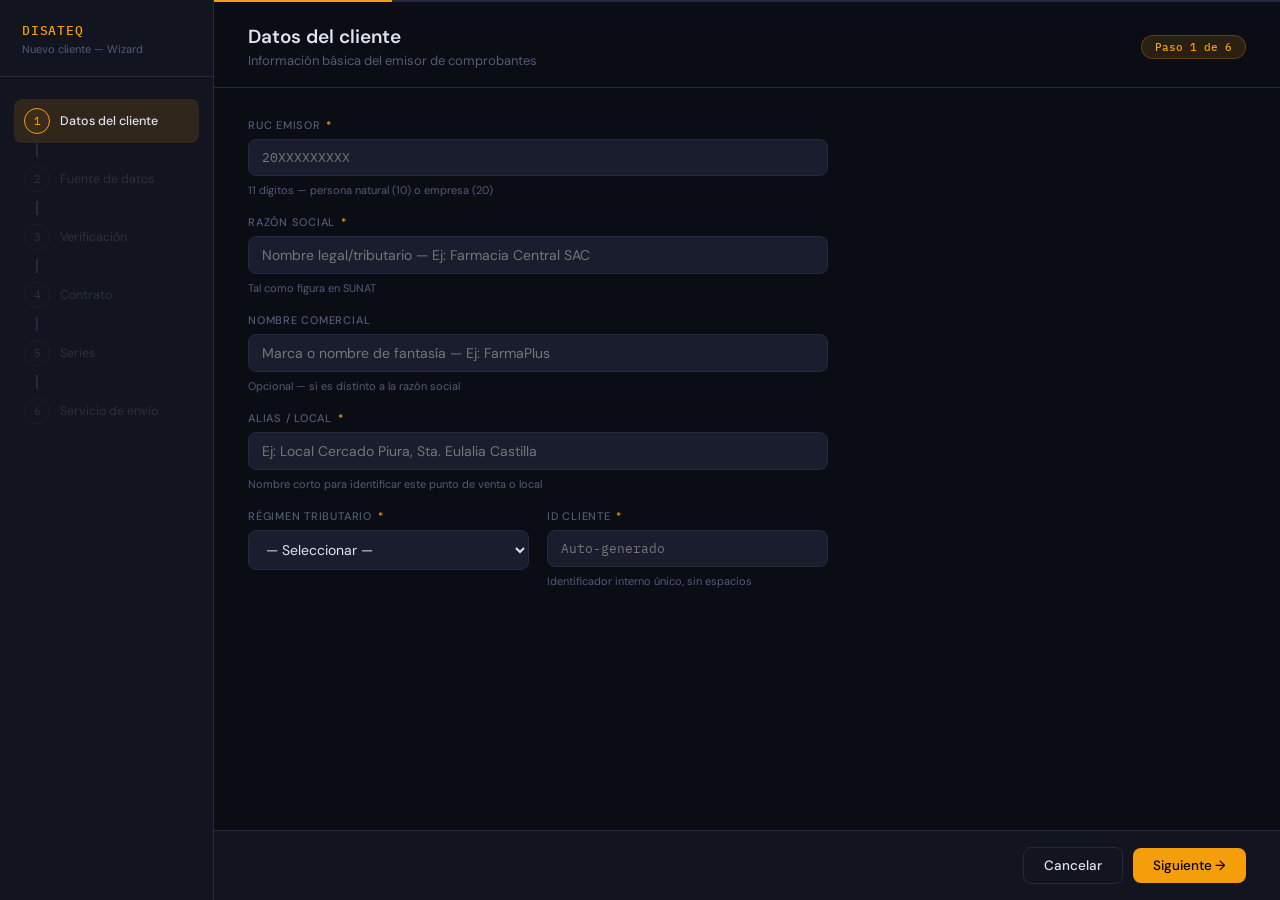
<file: src/ui/frontend/wizard.html>
﻿<!DOCTYPE html>
<html lang="es">
<head>
<meta charset="UTF-8">
<meta name="viewport" content="width=device-width, initial-scale=1.0">
<title>DisateQ — Configurar Cliente</title>
<style>
@import url('https://fonts.googleapis.com/css2?family=DM+Sans:ital,opsz,wght@0,9..40,300;0,9..40,400;0,9..40,500;0,9..40,600&family=IBM+Plex+Mono:wght@400;500&display=swap');

:root {
  --bg:          #0b0d14;
  --surface:     #12151f;
  --surface-2:   #1a1d2e;
  --border:      #242840;
  --accent:      #f59e0b;
  --accent-dim:  rgba(245,158,11,.13);
  --accent-glow: rgba(245,158,11,.06);
  --text:        #dde3f0;
  --text-muted:  #525a7a;
  --success:     #10b981;
  --error:       #ef4444;
  --mono:        'IBM Plex Mono', monospace;
  --sans:        'DM Sans', sans-serif;
}

*, *::before, *::after { margin:0; padding:0; box-sizing:border-box; }
html, body { height:100%; overflow:hidden; }

body {
  background: var(--bg);
  color: var(--text);
  font-family: var(--sans);
  display: flex;
  flex-direction: column;
}

/* ─── LAYOUT ──────────────────────────────────────────────── */
.app {
  display: flex;
  flex: 1;
  overflow: hidden;
}

/* ─── SIDEBAR ─────────────────────────────────────────────── */
.sidebar {
  width: 214px;
  min-width: 214px;
  background: var(--surface);
  border-right: 1px solid var(--border);
  display: flex;
  flex-direction: column;
}
.sidebar-brand {
  padding: 22px 22px 20px;
  border-bottom: 1px solid var(--border);
}
.brand-name {
  font-family: var(--mono);
  font-size: 13px;
  font-weight: 500;
  color: var(--accent);
  letter-spacing: .06em;
}
.brand-sub { font-size: 11px; color: var(--text-muted); margin-top: 3px; }

.steps-nav {
  flex: 1;
  padding: 22px 14px;
  display: flex;
  flex-direction: column;
}
.step-row {
  display: flex;
  align-items: center;
  gap: 10px;
  padding: 9px 10px;
  border-radius: 8px;
  cursor: pointer;
  transition: background .15s;
}
.step-row.locked  { cursor: default; opacity: .38; pointer-events: none; }
.step-row.active  { background: var(--accent-dim); }
.step-row:not(.locked):not(.active):hover { background: var(--surface-2); }

.step-bullet {
  width: 26px; height: 26px;
  border-radius: 50%;
  border: 1.5px solid var(--border);
  display: flex; align-items: center; justify-content: center;
  font-family: var(--mono);
  font-size: 11px;
  color: var(--text-muted);
  flex-shrink: 0;
  transition: all .2s;
}
.step-row.active .step-bullet { border-color: var(--accent); color: var(--accent); background: var(--accent-glow); }
.step-row.done   .step-bullet { border-color: var(--success); color: var(--success); background: rgba(16,185,129,.1); font-size: 13px; }
.step-text { font-size: 12.5px; color: var(--text-muted); line-height: 1.2; }
.step-row.active .step-text { color: var(--text); font-weight: 500; }
.step-row.done   .step-text { color: var(--text); }
.step-wire { width: 1.5px; height: 14px; background: var(--border); margin: 0 0 0 22px; }

/* ─── MAIN ────────────────────────────────────────────────── */
.main {
  flex: 1;
  display: flex;
  flex-direction: column;
  overflow: hidden;
  min-width: 0;
}
.progress-bar  { height: 2px; background: var(--border); flex-shrink: 0; }
.progress-fill { height: 100%; background: var(--accent); transition: width .45s ease; }

.main-header {
  padding: 22px 34px 18px;
  border-bottom: 1px solid var(--border);
  display: flex; align-items: center; justify-content: space-between;
  flex-shrink: 0;
}
.step-title { font-size: 19px; font-weight: 600; }
.step-desc  { font-size: 13px; color: var(--text-muted); margin-top: 3px; }
.badge {
  padding: 4px 13px; border-radius: 20px;
  font-family: var(--mono); font-size: 11px; font-weight: 500;
  background: var(--accent-dim); border: 1px solid rgba(245,158,11,.25); color: var(--accent);
}

.panel-scroll { flex: 1; overflow-y: auto; padding: 30px 34px; }
.panel-scroll::-webkit-scrollbar { width: 5px; }
.panel-scroll::-webkit-scrollbar-thumb { background: var(--border); border-radius: 3px; }

/* ─── NAV FOOTER ──────────────────────────────────────────── */
.nav-footer {
  padding: 16px 34px;
  border-top: 1px solid var(--border);
  display: flex; align-items: center; justify-content: space-between;
  background: var(--surface);
  flex-shrink: 0;
}
.nav-l, .nav-r { display: flex; gap: 10px; align-items: center; }

/* ─── FORM ────────────────────────────────────────────────── */
.fg {
  display: grid;
  grid-template-columns: 1fr 1fr;
  gap: 18px;
  max-width: 580px;
}
.fg.w1 { grid-template-columns: 1fr; }
.f { display: flex; flex-direction: column; gap: 7px; }
.f.s2 { grid-column: span 2; }
.f label {
  font-size: 11px; font-weight: 500;
  text-transform: uppercase; letter-spacing: .07em;
  color: var(--text-muted);
}
.f label .req { color: var(--accent); margin-left: 2px; }

input, select, textarea {
  background: var(--surface-2);
  border: 1.5px solid var(--border);
  border-radius: 8px;
  color: var(--text);
  font-family: var(--sans);
  font-size: 14px;
  padding: 9px 13px;
  outline: none;
  width: 100%;
  transition: border-color .15s, background .15s;
}
input:focus, select:focus { border-color: var(--accent); background: var(--surface); }
input.err, select.err { border-color: var(--error) !important; }
input:disabled { opacity: .4; cursor: not-allowed; }
.mono { font-family: var(--mono); font-size: 13px; }
select option { background: var(--surface-2); }
input[type=password] { font-family: var(--mono); letter-spacing: .12em; }
input[type=number]   { font-family: var(--mono); }
.hint { font-size: 11px; color: var(--text-muted); }
.ferr { font-size: 11px; color: var(--error); }

/* ─── BUTTONS ─────────────────────────────────────────────── */
.btn {
  padding: 9px 20px; border-radius: 8px; border: none;
  font-family: var(--sans); font-size: 13.5px; font-weight: 500;
  cursor: pointer; display: inline-flex; align-items: center; gap: 7px;
  transition: all .15s; white-space: nowrap;
}
.btn-primary  { background: var(--accent); color: #000; }
.btn-primary:hover  { background: #fbbf24; }
.btn-primary:disabled { opacity: .4; cursor: default; }
.btn-outline  { background: transparent; color: var(--text); border: 1.5px solid var(--border); }
.btn-outline:hover   { border-color: var(--accent); color: var(--accent); }
.btn-ghost    { background: transparent; color: var(--text-muted); padding: 9px 4px; }
.btn-ghost:hover    { color: var(--text); }
.btn-success  { background: var(--success); color: #000; }
.btn-success:hover  { background: #34d399; }
.btn-success:disabled { opacity: .4; cursor: default; }
.btn-sm { padding: 6px 13px; font-size: 12.5px; }

/* ─── ALERTS ──────────────────────────────────────────────── */
.al {
  padding: 11px 15px; border-radius: 8px; font-size: 13px;
  display: flex; align-items: flex-start; gap: 9px; line-height: 1.4;
}
.al-info    { background: rgba(99,102,241,.1);  border: 1px solid rgba(99,102,241,.25);  color: #a5b4fc; }
.al-success { background: rgba(16,185,129,.1);  border: 1px solid rgba(16,185,129,.25);  color: #34d399; }
.al-error   { background: rgba(239,68,68,.1);   border: 1px solid rgba(239,68,68,.25);   color: #fca5a5; }
.al-warn    { background: rgba(245,158,11,.1);  border: 1px solid rgba(245,158,11,.25);  color: #fcd34d; }

/* ─── SPINNER ─────────────────────────────────────────────── */
.spin {
  width: 17px; height: 17px;
  border: 2px solid var(--border); border-top-color: var(--accent);
  border-radius: 50%; animation: rot .65s linear infinite; flex-shrink: 0;
}
@keyframes rot { to { transform: rotate(360deg); } }

/* ─── TABLE ───────────────────────────────────────────────── */
.tbl-wrap { border: 1px solid var(--border); border-radius: 8px; overflow: auto; margin-top: 16px; max-width: 800px; }
.tbl { width: 100%; border-collapse: collapse; font-family: var(--mono); font-size: 12px; }
.tbl th { background: var(--surface-2); padding: 9px 13px; text-align: left; color: var(--accent); border-bottom: 1px solid var(--border); white-space: nowrap; }
.tbl td { padding: 8px 13px; border-bottom: 1px solid rgba(36,40,64,.5); color: var(--text); max-width: 200px; white-space: nowrap; overflow: hidden; text-overflow: ellipsis; }
.tbl tr:last-child td { border-bottom: none; }
.tbl tr:hover td { background: var(--surface-2); }

/* ─── SCORE ───────────────────────────────────────────────── */
.score-bar { display: flex; align-items: center; gap: 10px; margin-bottom: 6px; }
.score-pct { font-family: var(--mono); font-size: 22px; font-weight: 500; }
.score-pct.hi  { color: var(--success); }
.score-pct.mid { color: var(--accent); }
.score-pct.lo  { color: var(--error); }

/* ─── PRUEBA MAPEO ────────────────────────────────────────── */
.prueba-wrap { border: 1px solid var(--border); border-radius: 8px; overflow: auto; max-width: 100%; margin-top: 8px; }
.prueba-tbl  { width: 100%; border-collapse: collapse; font-size: 12px; font-family: var(--mono); }
.prueba-tbl th { background: var(--surface-2); padding: 8px 12px; text-align: left; color: var(--accent); border-bottom: 1px solid var(--border); white-space: nowrap; }
.prueba-tbl td { padding: 7px 12px; border-bottom: 1px solid rgba(36,40,64,.4); color: var(--text); white-space: nowrap; max-width: 160px; overflow: hidden; text-overflow: ellipsis; }
.prueba-tbl td.vacio { color: var(--error); font-style: italic; }
.prueba-tbl tr:last-child td { border-bottom: none; }

/* ─── CONTRATO ────────────────────────────────────────────── */
.csec { margin-bottom: 26px; }
.csec-title {
  font-size: 10.5px; text-transform: uppercase; letter-spacing: .1em;
  color: var(--accent); font-family: var(--mono);
  padding-bottom: 9px; border-bottom: 1px solid var(--border); margin-bottom: 14px;
}
.fmap { display: grid; grid-template-columns: 160px 1fr; align-items: center; gap: 10px; margin-bottom: 10px; }
.fmap-label { font-size: 13px; color: var(--text-muted); display: flex; align-items: center; gap: 6px; }
.dot { width: 5px; height: 5px; border-radius: 50%; background: var(--accent); flex-shrink: 0; }

/* ─── SERIES ──────────────────────────────────────────────── */
.series-grid { display: grid; grid-template-columns: 1fr 1fr; gap: 14px; max-width: 560px; }
.scard {
  background: var(--surface-2); border: 1.5px solid var(--border);
  border-radius: 10px; padding: 16px; transition: border-color .2s;
}
.scard.on { border-color: rgba(245,158,11,.4); }
.scard-hdr { display: flex; align-items: center; justify-content: space-between; margin-bottom: 12px; }
.scard-name { font-size: 13px; font-weight: 500; }
.scard-type { font-family: var(--mono); font-size: 10.5px; color: var(--text-muted); }
.corr-label { font-size: 10px; text-transform: uppercase; letter-spacing: .06em; color: var(--text-muted); margin-bottom: 4px; margin-top: 10px; }

.tog { position: relative; width: 38px; height: 21px; flex-shrink: 0; }
.tog input { opacity: 0; width: 0; height: 0; }
.tog-s { position: absolute; inset: 0; background: var(--border); border-radius: 11px; cursor: pointer; transition: background .2s; }
.tog-s::before {
  content: ''; position: absolute;
  width: 15px; height: 15px; left: 3px; top: 3px;
  background: var(--text-muted); border-radius: 50%; transition: transform .2s, background .2s;
}
.tog input:checked ~ .tog-s { background: var(--accent-dim); border: 1px solid var(--accent); }
.tog input:checked ~ .tog-s::before { transform: translateX(17px); background: var(--accent); }

/* ─── ENDPOINTS ───────────────────────────────────────────── */
.ep-card {
  background: var(--surface-2); border: 1.5px solid var(--border);
  border-radius: 9px; padding: 12px 14px;
  display: flex; align-items: center; gap: 10px; margin-bottom: 8px;
}
.ep-card select {
  background: var(--bg); border: 1.5px solid var(--border); border-radius: 7px;
  color: var(--text); font-family: var(--mono); font-size: 12px;
  padding: 7px 10px; outline: none; width: 190px; flex-shrink: 0;
}
.ep-card input {
  background: var(--bg); border: 1.5px solid var(--border); border-radius: 7px;
  color: var(--text); font-family: var(--mono); font-size: 12px;
  padding: 7px 10px; outline: none; flex: 1; min-width: 0; width: auto;
}
.ep-card select:focus, .ep-card input:focus { border-color: var(--accent); }
.ep-del {
  background: transparent; border: 1px solid var(--border); color: var(--text-muted);
  border-radius: 6px; cursor: pointer; padding: 5px 9px; font-size: 14px; flex-shrink: 0;
}
.ep-del:hover { border-color: var(--error); color: var(--error); }
.ep-empty { font-size: 12px; color: var(--text-muted); font-style: italic; padding: 8px 2px; }

/* ─── SUCCESS ─────────────────────────────────────────────── */
.ok-screen {
  display: flex; flex-direction: column;
  align-items: center; justify-content: center;
  height: 100%; text-align: center; gap: 14px;
}
.ok-icon {
  width: 62px; height: 62px; border-radius: 50%;
  background: rgba(16,185,129,.1); border: 2px solid var(--success);
  display: flex; align-items: center; justify-content: center; font-size: 26px;
}
.ok-title { font-size: 21px; font-weight: 600; }
.ok-sub   { font-size: 13.5px; color: var(--text-muted); max-width: 360px; line-height: 1.5; }
.id-pill  {
  font-family: var(--mono); font-size: 13px; padding: 5px 16px;
  background: var(--accent-dim); border: 1px solid rgba(245,158,11,.3);
  border-radius: 20px; color: var(--accent);
}

/* ─── UTILS ───────────────────────────────────────────────── */
.hidden  { display: none !important; }
.panel   { animation: fadeup .2s ease; }
@keyframes fadeup { from { opacity:0; transform:translateY(5px); } to { opacity:1; transform:none; } }
.row     { display: flex; align-items: center; gap: 10px; }
.col     { display: flex; flex-direction: column; gap: 10px; }
.mt8     { margin-top: 8px; }
.mt16    { margin-top: 16px; }
.mt22    { margin-top: 22px; }
</style>
</head>
<body>

<div class="app">

  <!-- ══ SIDEBAR ══════════════════════════════════════════════ -->
  <aside class="sidebar">
    <div class="sidebar-brand">
      <div class="brand-name">DISATEQ</div>
      <div class="brand-sub">Nuevo cliente — Wizard</div>
    </div>
    <nav class="steps-nav" id="stepsNav">
      <div class="step-row active" data-step="1" id="sr1"><div class="step-bullet" id="sb1">1</div><div class="step-text">Datos del cliente</div></div>
      <div class="step-wire"></div>
      <div class="step-row locked" data-step="2" id="sr2"><div class="step-bullet" id="sb2">2</div><div class="step-text">Fuente de datos</div></div>
      <div class="step-wire"></div>
      <div class="step-row locked" data-step="3" id="sr3"><div class="step-bullet" id="sb3">3</div><div class="step-text">Verificación</div></div>
      <div class="step-wire"></div>
      <div class="step-row locked" data-step="4" id="sr4"><div class="step-bullet" id="sb4">4</div><div class="step-text">Contrato</div></div>
      <div class="step-wire"></div>
      <div class="step-row locked" data-step="5" id="sr5"><div class="step-bullet" id="sb5">5</div><div class="step-text">Series</div></div>
      <div class="step-wire"></div>
      <div class="step-row locked" data-step="6" id="sr6"><div class="step-bullet" id="sb6">6</div><div class="step-text">Servicio de envío</div></div>
    </nav>
  </aside>

  <!-- ══ MAIN ═════════════════════════════════════════════════ -->
  <div class="main">
    <div class="progress-bar"><div class="progress-fill" id="progressFill" style="width:16.6%"></div></div>

    <div class="main-header" id="mainHeader">
      <div>
        <div class="step-title" id="stepTitle">Datos del cliente</div>
        <div class="step-desc"  id="stepDesc">Información básica del emisor de comprobantes</div>
      </div>
      <div class="badge" id="stepBadge">Paso 1 de 6</div>
    </div>

    <div class="panel-scroll">

      <!-- ── PASO 1 ──────────────────────────────────────────── -->
      <div class="panel" id="p1">
        <div class="fg">

          <div class="f s2">
            <label>RUC Emisor <span class="req">*</span></label>
            <input type="text" id="f_ruc" class="mono" maxlength="11" placeholder="20XXXXXXXXX" autocomplete="off">
            <div class="hint">11 dígitos — persona natural (10) o empresa (20)</div>
            <div class="ferr hidden" id="e_ruc"></div>
          </div>

          <div class="f s2">
            <label>Razón Social <span class="req">*</span></label>
            <input type="text" id="f_rs" placeholder="Nombre legal/tributario — Ej: Farmacia Central SAC" autocomplete="off">
            <div class="hint">Tal como figura en SUNAT</div>
            <div class="ferr hidden" id="e_rs"></div>
          </div>

          <div class="f s2">
            <label>Nombre Comercial</label>
            <input type="text" id="f_nc" placeholder="Marca o nombre de fantasía — Ej: FarmaPlus" autocomplete="off">
            <div class="hint">Opcional — si es distinto a la razón social</div>
          </div>

          <div class="f s2">
            <label>Alias / Local <span class="req">*</span></label>
            <input type="text" id="f_alias" placeholder="Ej: Local Cercado Piura, Sta. Eulalia Castilla" autocomplete="off">
            <div class="hint">Nombre corto para identificar este punto de venta o local</div>
            <div class="ferr hidden" id="e_alias"></div>
          </div>

          <div class="f">
            <label>Régimen Tributario <span class="req">*</span></label>
            <select id="f_reg">
              <option value="">— Seleccionar —</option>
              <option value="NRUS">NRUS — Nuevo RUS</option>
              <option value="RER">RER — Régimen Especial</option>
              <option value="RMT">RMT — MYPE Tributario</option>
              <option value="RG">RG — Régimen General</option>
            </select>
            <div class="ferr hidden" id="e_reg"></div>
          </div>

          <div class="f">
            <label>ID Cliente <span class="req">*</span></label>
            <input type="text" id="f_id" class="mono" placeholder="Auto-generado" autocomplete="off">
            <div class="hint">Identificador interno único, sin espacios</div>
            <div class="ferr hidden" id="e_id"></div>
          </div>

        </div>
      </div>

      <!-- ── PASO 2 ──────────────────────────────────────────── -->
      <div class="panel hidden" id="p2">
        <div class="fg" style="max-width:560px">

          <div class="f s2">
            <label>Tipo de fuente <span class="req">*</span></label>
            <select id="f_tipo" onchange="onTipoFuente()">
              <option value="">— Seleccionar —</option>
              <option value="dbf">DBF (FoxPro / Clipper)</option>
              <option value="excel">Excel (.xlsx / .xls)</option>
              <option value="csv">CSV</option>
              <option value="sqlserver">SQL Server</option>
              <option value="mysql">MySQL / MariaDB</option>
              <option value="postgresql">PostgreSQL</option>
              <option value="access">Access (.mdb / .accdb)</option>
            </select>
          </div>

          <div class="f s2 hidden" id="grp_file">
            <label>Ruta <span id="lbl_file"></span><span class="req">*</span></label>
            <div class="row">
              <input type="text" id="f_ruta" class="mono" placeholder="C:\sistemas\data" style="flex:1">
              <button class="btn btn-outline btn-sm" onclick="explorarRuta()">Explorar</button>
            </div>
            <div class="hint" id="hint_ruta"></div>
            <div class="ferr hidden" id="e_ruta"></div>
          </div>

          <div class="f s2 hidden" id="grp_db_host">
            <label>Host <span class="req">*</span></label>
            <input type="text" id="f_host" class="mono" value="localhost">
          </div>
          <div class="f hidden" id="grp_db_port">
            <label>Puerto</label>
            <input type="text" id="f_port" class="mono">
          </div>
          <div class="f hidden" id="grp_db_name">
            <label>Base de datos <span class="req">*</span></label>
            <input type="text" id="f_dbname" class="mono" placeholder="nombre_bd">
          </div>
          <div class="f hidden" id="grp_db_user">
            <label>Usuario <span class="req">*</span></label>
            <input type="text" id="f_dbuser" class="mono" autocomplete="off">
          </div>
          <div class="f hidden" id="grp_db_pass">
            <label>Contraseña</label>
            <input type="password" id="f_dbpass" placeholder="••••••••" autocomplete="new-password">
          </div>

        </div>
      </div>

      <!-- ── PASO 3 ──────────────────────────────────────────── -->
      <div class="panel hidden" id="p3">
        <div style="max-width:760px">
          <div class="al al-info mt8" style="margin-bottom:20px">
            <span>ℹ</span>
            <span>El motor leerá los archivos de la fuente. Confirma que el acceso es correcto antes de continuar.</span>
          </div>
          <div class="row" style="margin-bottom:18px">
            <button class="btn btn-primary" id="btnTest" onclick="testConexion()">Probar conexión</button>
            <div class="spin hidden" id="spinTest"></div>
            <span id="lblTest" style="font-size:13px;color:var(--text-muted)"></span>
          </div>
          <div id="resTest" class="hidden col" style="gap:12px">
            <div class="al" id="alTest"></div>
            <div class="tbl-wrap hidden" id="tblWrap">
              <table class="tbl"><thead id="tblHead"></thead><tbody id="tblBody"></tbody></table>
            </div>
            <div style="font-size:11.5px;color:var(--text-muted)" id="tblInfo"></div>
          </div>
        </div>
      </div>

      <!-- ── PASO 4 ──────────────────────────────────────────── -->
      <div class="panel hidden" id="p4">
        <div style="max-width:660px">

          <!-- Score + acciones -->
          <div class="row" style="justify-content:space-between;align-items:flex-start;margin-bottom:18px;gap:12px;flex-wrap:wrap">
            <div id="scoreWrap" class="hidden" style="flex:1;min-width:180px">
              <div class="score-bar">
                <div class="score-pct hi" id="scorePct">—</div>
                <div style="font-size:12px;color:var(--text-muted);line-height:1.4" id="scoreDesc"></div>
              </div>
            </div>
            <div class="row" style="gap:8px;flex-shrink:0">
              <button class="btn btn-outline btn-sm" id="btnPrueba" onclick="probarMapeo()">▶ Probar mapeo</button>
              <button class="btn btn-outline btn-sm" id="btnAuto"   onclick="autoContrato()">✦ IA</button>
            </div>
          </div>

          <div id="alAuto" class="hidden" style="margin-bottom:12px"></div>

          <!-- Resultado prueba -->
          <div id="pruebaSec" class="hidden" style="margin-bottom:20px">
            <div style="font-size:11px;text-transform:uppercase;letter-spacing:.07em;color:var(--text-muted);margin-bottom:8px;font-family:var(--mono)">Muestra de datos reales</div>
            <div id="alPrueba" class="hidden" style="margin-bottom:8px"></div>
            <div class="prueba-wrap hidden" id="pruebaWrap">
              <table class="prueba-tbl"><thead id="pruebaTHead"></thead><tbody id="pruebaTBody"></tbody></table>
            </div>
          </div>

          <!-- Tabla comprobantes -->
          <div class="csec">
            <div class="csec-title">Tabla de comprobantes</div>
            <div class="fg" style="max-width:100%">
              <div class="f">
                <label>Tabla / archivo <span class="req">*</span></label>
                <input type="text" id="c_tabla" class="mono" placeholder="ej: enviosffee">
              </div>
              <div class="f">
                <label>Campo flag <span class="req">*</span></label>
                <input type="text" id="c_flag_c" class="mono" placeholder="ej: FLAG_ENVIO">
              </div>
              <div class="f">
                <label>Valor pendiente <span class="req">*</span></label>
                <input type="text" id="c_flag_v" class="mono" placeholder="ej: 2">
              </div>
              <div class="f">
                <label>Tipo del valor</label>
                <select id="c_flag_t">
                  <option value="integer">integer</option>
                  <option value="string">string</option>
                </select>
              </div>
            </div>
          </div>

          <!-- Campos -->
          <div class="csec">
            <div class="csec-title">Campos del comprobante</div>
            <div class="col" style="gap:9px">
              <div class="fmap"><span class="fmap-label"><span class="dot"></span>Número <span class="req">*</span></span><input type="text" id="c_num" class="mono" placeholder="ej: NRO_MOVIM"></div>
              <div class="fmap"><span class="fmap-label"><span class="dot"></span>Serie <span class="req">*</span></span><input type="text" id="c_ser" class="mono" placeholder="ej: SERIE_FACT"></div>
              <div class="fmap"><span class="fmap-label"><span class="dot"></span>Tipo doc. <span class="req">*</span></span><input type="text" id="c_tdc" class="mono" placeholder="ej: TIPO_FACTU"></div>
              <div class="fmap"><span class="fmap-label"><span class="dot"></span>Fecha <span class="req">*</span></span><input type="text" id="c_fec" class="mono" placeholder="ej: FECHA_EMIS"></div>
              <div class="fmap"><span class="fmap-label"><span class="dot"></span>RUC cliente</span><input type="text" id="c_ruc" class="mono" placeholder="ej: RUC_CLIEN"></div>
              <div class="fmap"><span class="fmap-label"><span class="dot"></span>Nombre cliente</span><input type="text" id="c_nom" class="mono" placeholder="ej: NOM_CLIEN"></div>
              <div class="fmap"><span class="fmap-label"><span class="dot"></span>Total <span class="req">*</span></span><input type="text" id="c_tot" class="mono" placeholder="ej: TOT_PAGAR"></div>
            </div>
          </div>

          <!-- Items -->
          <div class="csec">
            <div class="csec-title">Tabla de ítems (detalle)</div>
            <div class="col" style="gap:9px">
              <div class="fmap"><span class="fmap-label"><span class="dot"></span>Tabla ítems</span><input type="text" id="c_ti" class="mono" placeholder="ej: detalleventa"></div>
              <div class="fmap"><span class="fmap-label"><span class="dot"></span>Join campo</span><input type="text" id="c_tj" class="mono" placeholder="ej: NRO_MOVIM"></div>
              <div class="fmap"><span class="fmap-label"><span class="dot"></span>Código prod.</span><input type="text" id="c_tc" class="mono" placeholder="ej: COD_PROD"></div>
              <div class="fmap"><span class="fmap-label"><span class="dot"></span>Descripción</span><input type="text" id="c_td" class="mono" placeholder="ej: NOM_PROD"></div>
              <div class="fmap"><span class="fmap-label"><span class="dot"></span>Cantidad</span><input type="text" id="c_tq" class="mono" placeholder="ej: CANT_VEND"></div>
              <div class="fmap"><span class="fmap-label"><span class="dot"></span>Precio unit.</span><input type="text" id="c_tp" class="mono" placeholder="ej: PRE_VENTA"></div>
            </div>
          </div>

        </div>
      </div>

      <!-- ── PASO 5 ──────────────────────────────────────────── -->
      <div class="panel hidden" id="p5">
        <div style="max-width:580px">
          <div class="al al-warn" style="margin-bottom:22px">
            <span>⚠</span>
            <span>Solo se procesarán comprobantes cuya serie esté habilitada. Las demás quedarán como IGNORADO.</span>
          </div>
          <div class="series-grid">

            <!-- 01 Facturas -->
            <div class="scard" id="sc_01">
              <div class="scard-hdr">
                <div><div class="scard-name">Facturas</div><div class="scard-type">Tipo 01 — F</div></div>
                <label class="tog"><input type="checkbox" id="tog_01" onchange="toggleSerie('01')"><span class="tog-s"></span></label>
              </div>
              <div class="f">
                <label style="font-size:10px">Serie</label>
                <input type="text" id="s_01" class="mono" placeholder="F001" disabled>
              </div>
              <div class="corr-label">Correlativo inicio</div>
              <input type="number" id="corr_01" class="mono" value="1" min="1" disabled style="width:110px;opacity:.4">
            </div>

            <!-- 02 Boletas -->
            <div class="scard" id="sc_02">
              <div class="scard-hdr">
                <div><div class="scard-name">Boletas</div><div class="scard-type">Tipo 02 — B</div></div>
                <label class="tog"><input type="checkbox" id="tog_02" onchange="toggleSerie('02')"><span class="tog-s"></span></label>
              </div>
              <div class="f">
                <label style="font-size:10px">Serie</label>
                <input type="text" id="s_02" class="mono" placeholder="B001" disabled>
              </div>
              <div class="corr-label">Correlativo inicio</div>
              <input type="number" id="corr_02" class="mono" value="1" min="1" disabled style="width:110px;opacity:.4">
            </div>

            <!-- 07 Notas crédito -->
            <div class="scard" id="sc_07">
              <div class="scard-hdr">
                <div><div class="scard-name">Notas de crédito</div><div class="scard-type">Tipo 07 — FC / BC</div></div>
                <label class="tog"><input type="checkbox" id="tog_07" onchange="toggleSerie('07')"><span class="tog-s"></span></label>
              </div>
              <div class="f">
                <label style="font-size:10px">Series (FC / BC)</label>
                <div class="row" style="gap:6px">
                  <input type="text" id="s_07a" class="mono" placeholder="FC01" disabled style="flex:1">
                  <input type="text" id="s_07b" class="mono" placeholder="BC01" disabled style="flex:1">
                </div>
              </div>
              <div class="corr-label">Correlativo inicio</div>
              <input type="number" id="corr_07" class="mono" value="1" min="1" disabled style="width:110px;opacity:.4">
            </div>

            <!-- AN Anulaciones -->
            <div class="scard" id="sc_an">
              <div class="scard-hdr">
                <div><div class="scard-name">Anulaciones</div><div class="scard-type">Resumen — BEE / FEE</div></div>
                <label class="tog"><input type="checkbox" id="tog_an" onchange="toggleSerie('an')"><span class="tog-s"></span></label>
              </div>
              <div class="f">
                <label style="font-size:10px">Serie</label>
                <input type="text" id="s_an" class="mono" placeholder="BEE1" disabled>
              </div>
              <div class="corr-label">Correlativo inicio</div>
              <input type="number" id="corr_an" class="mono" value="1" min="1" disabled style="width:110px;opacity:.4">
            </div>

          </div>
        </div>
      </div>

      <!-- ── PASO 6 ──────────────────────────────────────────── -->
      <div class="panel hidden" id="p6">
        <div style="max-width:560px">

          <div class="fg w1" style="margin-bottom:22px">
            <div class="f">
              <label>Nombre del servicio <span class="req">*</span></label>
              <input type="text" id="sv_nombre" placeholder="Ej: APIFAS, Nubefact, SUNAT directo..." autocomplete="off">
              <div class="hint">Nombre con el que identificarás este proveedor</div>
              <div class="ferr hidden" id="e_sv_nombre"></div>
            </div>
            <div class="f">
              <label>Tipo de integración <span class="req">*</span></label>
              <select id="sv_tipo">
                <option value="">— Seleccionar —</option>
                <option value="api_rest">API REST</option>
                <option value="ose">OSE (Operador de Servicios Electrónicos)</option>
                <option value="pse">PSE (Proveedor de Servicios Electrónicos)</option>
                <option value="sunat_soap">SUNAT SOAP directo</option>
              </select>
              <div class="ferr hidden" id="e_sv_tipo"></div>
            </div>
          </div>

          <div style="font-size:10.5px;text-transform:uppercase;letter-spacing:.08em;color:var(--text-muted);font-family:var(--mono);margin-bottom:10px">
            Credenciales <span style="font-weight:400;text-transform:none;letter-spacing:0;font-family:var(--sans)">(opcional según proveedor)</span>
          </div>
          <div class="fg" style="margin-bottom:24px">
            <div class="f">
              <label>Usuario / RUC</label>
              <input type="text" id="sv_user" class="mono" placeholder="Opcional" autocomplete="off">
            </div>
            <div class="f">
              <label>Token / API Key / Clave SOL</label>
              <input type="password" id="sv_token" class="mono" placeholder="Opcional" autocomplete="new-password">
            </div>
          </div>

          <div style="display:flex;align-items:center;justify-content:space-between;margin-bottom:10px">
            <div style="font-size:10.5px;text-transform:uppercase;letter-spacing:.08em;color:var(--text-muted);font-family:var(--mono)">
              Endpoints
            </div>
            <button class="btn btn-outline btn-sm" onclick="agregarEndpoint()">+ Agregar endpoint</button>
          </div>
          <div id="ep_lista">
            <div class="ep-empty" id="ep_vacio">Sin endpoints. Agrega al menos uno de tipo Comprobantes.</div>
          </div>
          <div class="ferr hidden mt8" id="e_eps"></div>

        </div>
      </div>

      <!-- ── ÉXITO ───────────────────────────────────────────── -->
      <div class="panel hidden" id="pOK">
        <div class="ok-screen">
          <div class="ok-icon">✓</div>
          <div class="ok-title">Cliente configurado</div>
          <div class="ok-sub">El contrato y el servicio de envío han sido guardados. El motor puede procesar este cliente.</div>
          <div class="id-pill" id="okId"></div>
          <div class="row mt8">
            <button class="btn btn-primary" onclick="irDashboard()">Finalizar y cargar Motor</button>
          </div>
        </div>
      </div>

    </div><!-- /panel-scroll -->

    <!-- ── NAV FOOTER ─────────────────────────────────────────── -->
    <div class="nav-footer" id="navFooter">
      <div class="nav-l">
        <button class="btn btn-ghost" id="btnBack" onclick="goBack()" style="display:none">← Atrás</button>
      </div>
      <div class="nav-r">
        <button class="btn btn-outline" onclick="cancelar()">Cancelar</button>
        <button class="btn btn-primary" id="btnNext" onclick="goNext()">Siguiente →</button>
      </div>
    </div>

  </div><!-- /main -->

</div><!-- /app -->

<script src="js/wizard.js"></script>
</body>
</html>
</file>
